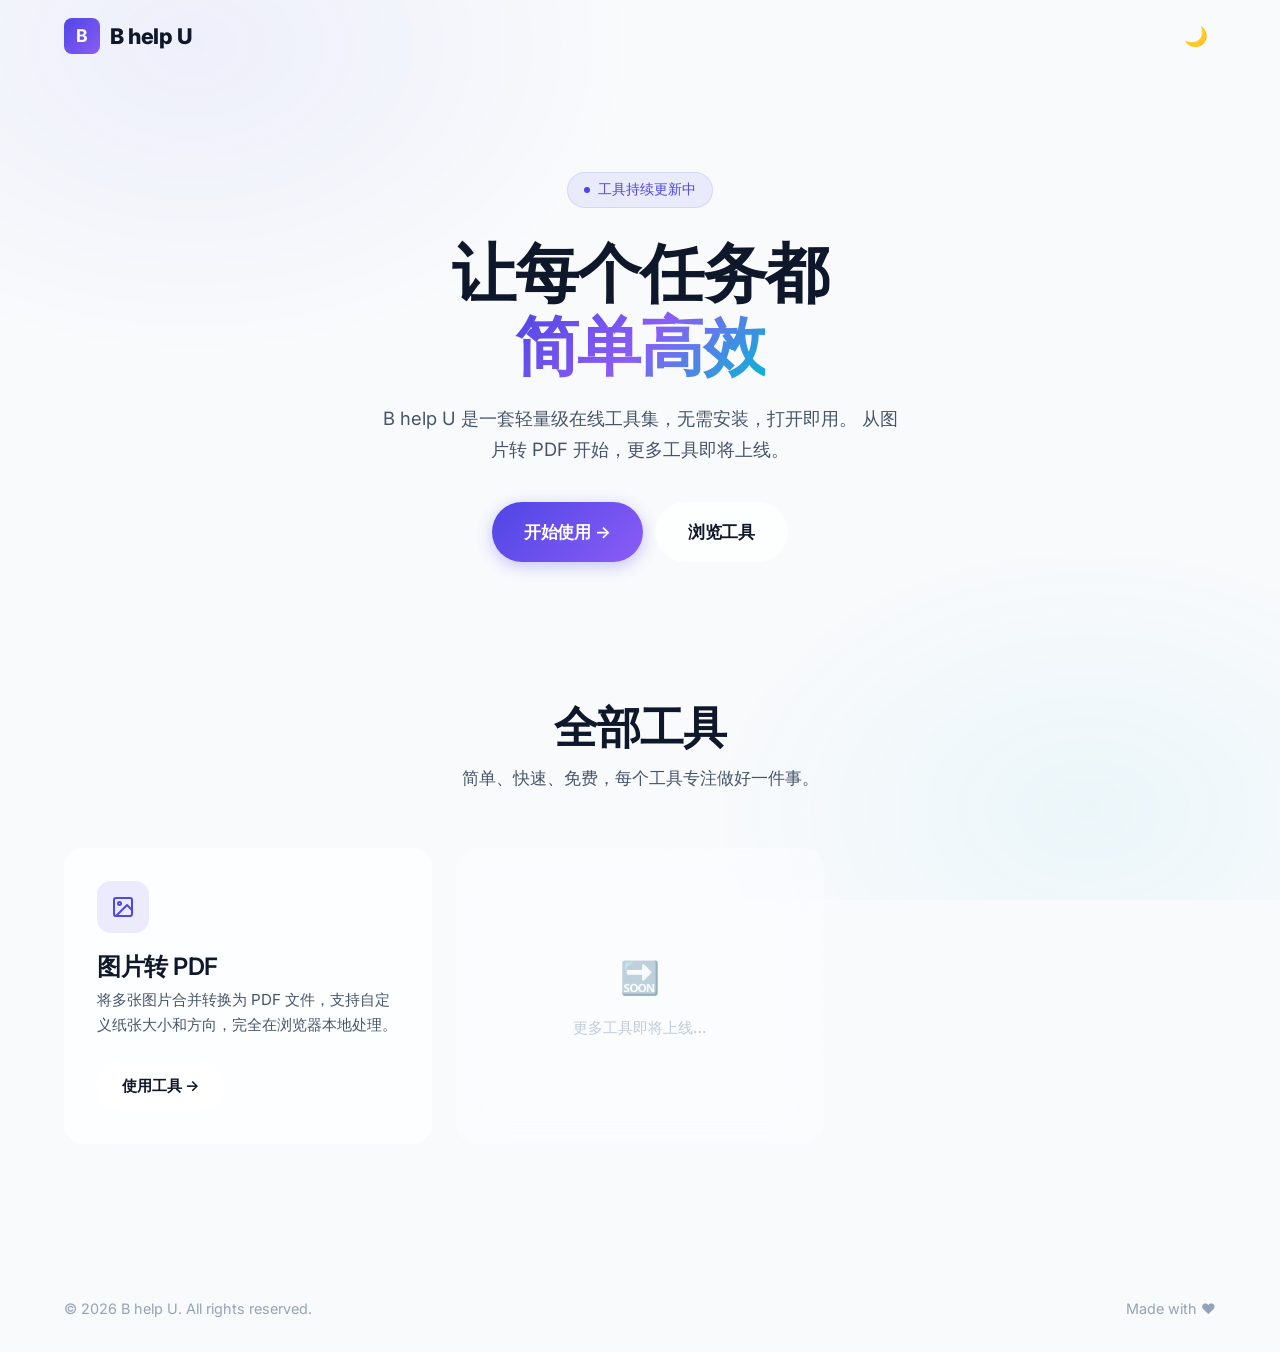
<file: index.html>
<!DOCTYPE html>
<html lang="zh-CN" data-theme="light">
<head>
  <meta charset="UTF-8">
  <meta name="viewport" content="width=device-width, initial-scale=1.0">
  <meta name="description" content="B help U — 实用在线工具集，让日常工作更高效。">
  <title>B help U — 实用工具集</title>
  <link rel="preconnect" href="https://fonts.googleapis.com">
  <link rel="preconnect" href="https://fonts.gstatic.com" crossorigin>
  <link href="https://fonts.googleapis.com/css2?family=Inter:wght@400;500;600;700;800&display=swap" rel="stylesheet">
  <link rel="stylesheet" href="css/style.css">
</head>
<body>
  <div class="bg-decoration"></div>

  <!-- Navbar -->
  <nav class="navbar" id="navbar">
    <div class="container">
      <a href="/" class="logo">
        <div class="logo-icon">B</div>
        B help U
      </a>
      <div class="nav-actions">
        <button class="theme-toggle" id="themeToggle" aria-label="切换暗色模式" title="切换暗色/亮色模式">
          <span class="theme-icon-dark">🌙</span>
          <span class="theme-icon-light" style="display:none">☀️</span>
        </button>
      </div>
    </div>
  </nav>

  <!-- Hero -->
  <section class="hero">
    <div class="container">
      <div class="hero-badge">
        <span class="hero-badge-dot"></span>
        工具持续更新中
      </div>
      <h1>
        让每个任务都<br><span class="gradient-text">简单高效</span>
      </h1>
      <p>
        B help U 是一套轻量级在线工具集，无需安装，打开即用。
        从图片转 PDF 开始，更多工具即将上线。
      </p>
      <div class="hero-actions">
        <a href="image-to-pdf.html" class="btn btn-primary btn-lg">
          开始使用 →
        </a>
        <a href="#tools" class="btn btn-glass btn-lg">
          浏览工具
        </a>
      </div>
    </div>
  </section>

  <!-- Tools Section -->
  <section class="tools-section" id="tools">
    <div class="container">
      <div class="section-header">
        <h2>全部工具</h2>
        <p>简单、快速、免费，每个工具专注做好一件事。</p>
      </div>
      <div class="tools-grid">
        <!-- Image to PDF -->
        <a href="image-to-pdf.html" class="tool-card">
          <div class="tool-card-icon indigo">
            <svg width="24" height="24" viewBox="0 0 24 24" fill="none" stroke="currentColor" stroke-width="2" stroke-linecap="round" stroke-linejoin="round">
              <rect x="3" y="3" width="18" height="18" rx="2" ry="2"/>
              <circle cx="8.5" cy="8.5" r="1.5"/>
              <polyline points="21 15 16 10 5 21"/>
            </svg>
          </div>
          <h3>图片转 PDF</h3>
          <p>将多张图片合并转换为 PDF 文件，支持自定义纸张大小和方向，完全在浏览器本地处理。</p>
          <span class="btn btn-glass">使用工具 →</span>
        </a>

        <div class="tool-card placeholder">
          <div class="placeholder-icon">🔜</div>
          <span>更多工具即将上线…</span>
        </div>
      </div>
    </div>
  </section>

  <!-- Footer -->
  <footer class="footer">
    <div class="container">
      <span>&copy; 2026 B help U. All rights reserved.</span>
      <span>Made with ❤️</span>
    </div>
  </footer>

  <script src="js/main.js"></script>
</body>
</html>
</file>
<file: css/style.css>
/* ===== CSS Custom Properties ===== */
:root {
  --color-primary: #4F46E5;
  --color-secondary: #06B6D4;
  --color-accent: #8B5CF6;
  --color-bg: #F8FAFC;
  --color-surface: rgba(255, 255, 255, 0.72);
  --color-surface-hover: rgba(255, 255, 255, 0.88);
  --color-text: #0F172A;
  --color-text-secondary: #475569;
  --color-text-tertiary: #94A3B8;
  --color-border: rgba(203, 213, 225, 0.5);
  --color-border-strong: rgba(148, 163, 184, 0.35);
  --shadow-sm: 0 1px 2px rgba(15, 23, 42, 0.04);
  --shadow-md: 0 4px 16px rgba(15, 23, 42, 0.06);
  --shadow-lg: 0 12px 40px rgba(15, 23, 42, 0.08);
  --shadow-xl: 0 24px 64px rgba(15, 23, 42, 0.12);
  --radius-sm: 8px;
  --radius-md: 14px;
  --radius-lg: 20px;
  --radius-xl: 28px;
  --font-sans: 'Inter', -apple-system, BlinkMacSystemFont, 'SF Pro Display', 'Segoe UI', sans-serif;
  --transition-fast: 150ms cubic-bezier(0.4, 0, 0.2, 1);
  --transition-base: 250ms cubic-bezier(0.4, 0, 0.2, 1);
  --transition-slow: 400ms cubic-bezier(0.4, 0, 0.2, 1);
  --glass-blur: blur(20px) saturate(180%);
  --glass-border: 1px solid rgba(255, 255, 255, 0.3);
  --gradient-hero: radial-gradient(ellipse 80% 60% at 50% 0%, rgba(79, 70, 229, 0.08), transparent 60%),
                    radial-gradient(ellipse 50% 50% at 85% 40%, rgba(6, 182, 212, 0.06), transparent 60%),
                    radial-gradient(ellipse 50% 50% at 15% 70%, rgba(139, 92, 246, 0.05), transparent 60%);
}

[data-theme="dark"] {
  --color-bg: #0B1121;
  --color-surface: rgba(30, 41, 59, 0.72);
  --color-surface-hover: rgba(30, 41, 59, 0.92);
  --color-text: #F1F5F9;
  --color-text-secondary: #94A3B8;
  --color-text-tertiary: #64748B;
  --color-border: rgba(71, 85, 105, 0.45);
  --color-border-strong: rgba(100, 116, 139, 0.35);
  --shadow-sm: 0 1px 2px rgba(0, 0, 0, 0.2);
  --shadow-md: 0 4px 16px rgba(0, 0, 0, 0.25);
  --shadow-lg: 0 12px 40px rgba(0, 0, 0, 0.3);
  --shadow-xl: 0 24px 64px rgba(0, 0, 0, 0.4);
  --glass-border: 1px solid rgba(255, 255, 255, 0.08);
  --gradient-hero: radial-gradient(ellipse 80% 60% at 50% 0%, rgba(79, 70, 229, 0.12), transparent 60%),
                    radial-gradient(ellipse 50% 50% at 85% 40%, rgba(6, 182, 212, 0.08), transparent 60%),
                    radial-gradient(ellipse 50% 50% at 15% 70%, rgba(139, 92, 246, 0.07), transparent 60%);
}

/* ===== Reset & Base ===== */
*, *::before, *::after { box-sizing: border-box; margin: 0; padding: 0; }

html {
  scroll-behavior: smooth;
  -webkit-font-smoothing: antialiased;
  -moz-osx-font-smoothing: grayscale;
}

body {
  font-family: var(--font-sans);
  background: var(--color-bg);
  color: var(--color-text);
  line-height: 1.6;
  min-height: 100vh;
  transition: background var(--transition-base), color var(--transition-base);
  overflow-x: hidden;
}

a { color: inherit; text-decoration: none; }
button { font-family: inherit; cursor: pointer; border: none; background: none; }
img { max-width: 100%; display: block; }

/* ===== Typography ===== */
h1, h2, h3, h4 { letter-spacing: -0.02em; line-height: 1.15; }
h1 { font-size: clamp(2.5rem, 5vw, 4rem); font-weight: 800; }
h2 { font-size: clamp(1.75rem, 3.5vw, 2.75rem); font-weight: 700; }
h3 { font-size: clamp(1.25rem, 2.5vw, 1.5rem); font-weight: 600; }

/* ===== Layout ===== */
.container {
  max-width: 1200px;
  margin: 0 auto;
  padding: 0 24px;
}

/* ===== Background Decoration ===== */
.bg-decoration {
  position: fixed;
  inset: 0;
  pointer-events: none;
  z-index: 0;
  overflow: hidden;
}

.bg-decoration::before {
  content: '';
  position: absolute;
  top: -30%;
  left: -20%;
  width: 70%;
  height: 70%;
  background: radial-gradient(ellipse, rgba(79, 70, 229, 0.06) 0%, transparent 70%);
  border-radius: 50%;
}

.bg-decoration::after {
  content: '';
  position: absolute;
  bottom: -20%;
  right: -15%;
  width: 60%;
  height: 60%;
  background: radial-gradient(ellipse, rgba(6, 182, 212, 0.05) 0%, transparent 70%);
  border-radius: 50%;
}

/* ===== Navbar ===== */
.navbar {
  position: sticky;
  top: 0;
  z-index: 100;
  padding: 16px 0;
  transition: background var(--transition-base), box-shadow var(--transition-base);
}

.navbar.scrolled {
  background: var(--color-surface);
  backdrop-filter: var(--glass-blur);
  -webkit-backdrop-filter: var(--glass-blur);
  border-bottom: var(--glass-border);
  box-shadow: var(--shadow-sm);
}

.navbar .container {
  display: flex;
  align-items: center;
  justify-content: space-between;
}

.logo {
  display: flex;
  align-items: center;
  gap: 10px;
  font-size: 1.35rem;
  font-weight: 800;
  letter-spacing: -0.02em;
  color: var(--color-text);
  transition: opacity var(--transition-fast);
}

.logo:hover { opacity: 0.8; }

.logo-icon {
  width: 36px;
  height: 36px;
  background: linear-gradient(135deg, var(--color-primary), var(--color-accent));
  border-radius: var(--radius-sm);
  display: flex;
  align-items: center;
  justify-content: center;
  color: #fff;
  font-size: 1.1rem;
  font-weight: 700;
}

.nav-actions {
  display: flex;
  align-items: center;
  gap: 12px;
}

/* ===== Theme Toggle ===== */
.theme-toggle {
  width: 40px;
  height: 40px;
  border-radius: 50%;
  display: flex;
  align-items: center;
  justify-content: center;
  color: var(--color-text-secondary);
  transition: all var(--transition-fast);
  font-size: 1.2rem;
}

.theme-toggle:hover {
  background: var(--color-surface);
  color: var(--color-text);
}

/* ===== Buttons ===== */
.btn {
  display: inline-flex;
  align-items: center;
  gap: 8px;
  padding: 12px 24px;
  border-radius: 100px;
  font-size: 0.95rem;
  font-weight: 600;
  letter-spacing: -0.01em;
  transition: all var(--transition-fast);
  white-space: nowrap;
}

.btn-primary {
  background: linear-gradient(135deg, var(--color-primary), var(--color-accent));
  color: #fff;
  box-shadow: 0 4px 16px rgba(79, 70, 229, 0.3);
}

.btn-primary:hover {
  transform: translateY(-1px);
  box-shadow: 0 8px 24px rgba(79, 70, 229, 0.4);
}

.btn-primary:active { transform: translateY(0); }

.btn-glass {
  background: var(--color-surface);
  backdrop-filter: var(--glass-blur);
  -webkit-backdrop-filter: var(--glass-blur);
  border: var(--glass-border);
  color: var(--color-text);
}

.btn-glass:hover {
  background: var(--color-surface-hover);
  transform: translateY(-1px);
  box-shadow: var(--shadow-md);
}

.btn-lg { padding: 16px 32px; font-size: 1.05rem; }

/* ===== Hero ===== */
.hero {
  position: relative;
  z-index: 1;
  padding: 100px 0 80px;
  text-align: center;
}

.hero-badge {
  display: inline-flex;
  align-items: center;
  gap: 8px;
  padding: 6px 16px;
  border-radius: 100px;
  font-size: 0.85rem;
  font-weight: 500;
  color: var(--color-primary);
  background: rgba(79, 70, 229, 0.08);
  border: 1px solid rgba(79, 70, 229, 0.12);
  margin-bottom: 28px;
  animation: fadeInUp 0.6s ease both;
}

.hero-badge-dot {
  width: 6px;
  height: 6px;
  border-radius: 50%;
  background: var(--color-primary);
  animation: pulse 2s infinite;
}

.hero h1 {
  max-width: 720px;
  margin: 0 auto 20px;
  animation: fadeInUp 0.6s 0.1s ease both;
}

.hero h1 .gradient-text {
  background: linear-gradient(135deg, var(--color-primary) 0%, var(--color-accent) 50%, var(--color-secondary) 100%);
  -webkit-background-clip: text;
  -webkit-text-fill-color: transparent;
  background-clip: text;
}

.hero p {
  max-width: 520px;
  margin: 0 auto 36px;
  font-size: 1.15rem;
  color: var(--color-text-secondary);
  line-height: 1.7;
  animation: fadeInUp 0.6s 0.2s ease both;
}

.hero-actions {
  display: flex;
  gap: 12px;
  justify-content: center;
  flex-wrap: wrap;
  animation: fadeInUp 0.6s 0.3s ease both;
}

/* ===== Tools Section ===== */
.tools-section {
  position: relative;
  z-index: 1;
  padding: 60px 0 120px;
}

.section-header {
  text-align: center;
  margin-bottom: 56px;
}

.section-header h2 {
  margin-bottom: 12px;
}

.section-header p {
  color: var(--color-text-secondary);
  font-size: 1.05rem;
}

.tools-grid {
  display: grid;
  grid-template-columns: repeat(auto-fill, minmax(340px, 1fr));
  gap: 24px;
}

/* ===== Tool Card ===== */
.tool-card {
  position: relative;
  padding: 32px;
  border-radius: var(--radius-lg);
  background: var(--color-surface);
  backdrop-filter: var(--glass-blur);
  -webkit-backdrop-filter: var(--glass-blur);
  border: var(--glass-border);
  transition: all var(--transition-base);
  overflow: hidden;
}

.tool-card::before {
  content: '';
  position: absolute;
  inset: 0;
  border-radius: inherit;
  opacity: 0;
  transition: opacity var(--transition-base);
  background: radial-gradient(600px circle at var(--mouse-x, 50%) var(--mouse-y, 50%), rgba(79, 70, 229, 0.06), transparent 50%);
}

.tool-card:hover::before { opacity: 1; }

.tool-card:hover {
  transform: translateY(-4px);
  box-shadow: var(--shadow-lg);
  border-color: var(--color-border-strong);
}

.tool-card-icon {
  width: 52px;
  height: 52px;
  border-radius: var(--radius-md);
  display: flex;
  align-items: center;
  justify-content: center;
  font-size: 1.5rem;
  margin-bottom: 20px;
  position: relative;
  z-index: 1;
}

.tool-card-icon.indigo { background: rgba(79, 70, 229, 0.1); color: var(--color-primary); }
.tool-card-icon.cyan { background: rgba(6, 182, 212, 0.1); color: var(--color-secondary); }
.tool-card-icon.purple { background: rgba(139, 92, 246, 0.1); color: var(--color-accent); }

.tool-card h3 {
  margin-bottom: 8px;
  position: relative;
  z-index: 1;
}

.tool-card p {
  color: var(--color-text-secondary);
  font-size: 0.95rem;
  line-height: 1.6;
  margin-bottom: 24px;
  position: relative;
  z-index: 1;
}

.tool-card .btn {
  position: relative;
  z-index: 1;
}

/* Placeholder card for future tools */
.tool-card.placeholder {
  opacity: 0.55;
  cursor: default;
  display: flex;
  flex-direction: column;
  align-items: center;
  justify-content: center;
  text-align: center;
  min-height: 260px;
  border-style: dashed;
}

.tool-card.placeholder:hover {
  transform: none;
  box-shadow: none;
  border-color: var(--color-border);
}

.tool-card.placeholder::before { display: none; }

.tool-card.placeholder .placeholder-icon {
  font-size: 2rem;
  margin-bottom: 12px;
  color: var(--color-text-tertiary);
}

.tool-card.placeholder span {
  color: var(--color-text-tertiary);
  font-size: 0.95rem;
  font-weight: 500;
}

/* ===== Footer ===== */
.footer {
  position: relative;
  z-index: 1;
  border-top: var(--glass-border);
  padding: 32px 0;
  text-align: center;
}

.footer .container {
  display: flex;
  align-items: center;
  justify-content: space-between;
  flex-wrap: wrap;
  gap: 16px;
}

.footer span {
  color: var(--color-text-tertiary);
  font-size: 0.9rem;
}

/* ===== Tool Page Layout ===== */
.tool-page {
  position: relative;
  z-index: 1;
  padding: 40px 0 100px;
}

.tool-page .back-link {
  display: inline-flex;
  align-items: center;
  gap: 6px;
  font-size: 0.9rem;
  font-weight: 500;
  color: var(--color-text-secondary);
  margin-bottom: 32px;
  transition: color var(--transition-fast);
}

.tool-page .back-link:hover { color: var(--color-text); }

.tool-header {
  text-align: center;
  margin-bottom: 48px;
}

.tool-header h1 {
  margin-bottom: 12px;
}

.tool-header p {
  color: var(--color-text-secondary);
  font-size: 1.1rem;
  max-width: 480px;
  margin: 0 auto;
}

/* ===== Upload Area ===== */
.upload-area {
  border: 2px dashed var(--color-border-strong);
  border-radius: var(--radius-xl);
  padding: 64px 32px;
  text-align: center;
  transition: all var(--transition-base);
  background: var(--color-surface);
  backdrop-filter: var(--glass-blur);
  -webkit-backdrop-filter: var(--glass-blur);
  cursor: pointer;
  position: relative;
}

.upload-area:hover,
.upload-area.drag-over {
  border-color: var(--color-primary);
  background: rgba(79, 70, 229, 0.04);
}

.upload-icon {
  width: 64px;
  height: 64px;
  border-radius: 50%;
  background: rgba(79, 70, 229, 0.08);
  display: flex;
  align-items: center;
  justify-content: center;
  margin: 0 auto 20px;
  font-size: 1.8rem;
}

.upload-area h3 {
  margin-bottom: 8px;
}

.upload-area p {
  color: var(--color-text-secondary);
  font-size: 0.95rem;
  margin-bottom: 20px;
}

.upload-hint {
  font-size: 0.8rem;
  color: var(--color-text-tertiary);
}

/* ===== Tool Workspace ===== */
.tool-workspace {
  display: grid;
  grid-template-columns: 1fr 1fr;
  gap: 24px;
  margin-top: 32px;
}

@media (max-width: 768px) {
  .tool-workspace { grid-template-columns: 1fr; }
}

/* ===== Preview Panel ===== */
.preview-panel {
  background: var(--color-surface);
  backdrop-filter: var(--glass-blur);
  -webkit-backdrop-filter: var(--glass-blur);
  border: var(--glass-border);
  border-radius: var(--radius-lg);
  padding: 24px;
  min-height: 400px;
  display: flex;
  flex-direction: column;
}

.preview-panel-header {
  display: flex;
  align-items: center;
  justify-content: space-between;
  margin-bottom: 16px;
}

.preview-panel-header h3 {
  font-size: 1rem;
  font-weight: 600;
}

.preview-count {
  font-size: 0.85rem;
  color: var(--color-text-tertiary);
}

.preview-content {
  flex: 1;
  display: flex;
  align-items: center;
  justify-content: center;
  border-radius: var(--radius-md);
  background: var(--color-bg);
  overflow: hidden;
  min-height: 300px;
}

.preview-content.empty {
  color: var(--color-text-tertiary);
  font-size: 0.95rem;
}

.preview-content img {
  max-width: 100%;
  max-height: 400px;
  object-fit: contain;
  border-radius: var(--radius-sm);
}

.preview-list {
  display: flex;
  flex-wrap: wrap;
  gap: 8px;
  margin-top: 16px;
}

.preview-thumb {
  width: 56px;
  height: 56px;
  border-radius: var(--radius-sm);
  overflow: hidden;
  border: 2px solid transparent;
  cursor: pointer;
  transition: all var(--transition-fast);
  position: relative;
}

.preview-thumb.active { border-color: var(--color-primary); }

.preview-thumb img {
  width: 100%;
  height: 100%;
  object-fit: cover;
}

.preview-thumb .remove-btn {
  position: absolute;
  top: -4px;
  right: -4px;
  width: 20px;
  height: 20px;
  border-radius: 50%;
  background: var(--color-text);
  color: var(--color-bg);
  font-size: 0.65rem;
  display: flex;
  align-items: center;
  justify-content: center;
  opacity: 0;
  transition: opacity var(--transition-fast);
}

.preview-thumb:hover .remove-btn { opacity: 1; }

/* ===== Settings Panel ===== */
.settings-panel {
  background: var(--color-surface);
  backdrop-filter: var(--glass-blur);
  -webkit-backdrop-filter: var(--glass-blur);
  border: var(--glass-border);
  border-radius: var(--radius-lg);
  padding: 24px;
}

.settings-panel h3 {
  font-size: 1rem;
  font-weight: 600;
  margin-bottom: 20px;
}

.setting-group {
  margin-bottom: 20px;
}

.setting-group label {
  display: block;
  font-size: 0.85rem;
  font-weight: 600;
  color: var(--color-text-secondary);
  margin-bottom: 8px;
}

.setting-group select,
.setting-group input {
  width: 100%;
  padding: 10px 14px;
  border-radius: var(--radius-sm);
  border: var(--glass-border);
  background: var(--color-bg);
  color: var(--color-text);
  font-family: var(--font-sans);
  font-size: 0.9rem;
  transition: border-color var(--transition-fast);
  outline: none;
}

.setting-group select:focus,
.setting-group input:focus {
  border-color: var(--color-primary);
}

.radio-group {
  display: flex;
  gap: 8px;
}

.radio-group button {
  flex: 1;
  padding: 10px 16px;
  border-radius: var(--radius-sm);
  font-size: 0.85rem;
  font-weight: 500;
  color: var(--color-text-secondary);
  background: var(--color-bg);
  border: 1px solid transparent;
  transition: all var(--transition-fast);
}

.radio-group button.active {
  background: rgba(79, 70, 229, 0.08);
  color: var(--color-primary);
  border-color: rgba(79, 70, 229, 0.25);
}

.convert-btn {
  width: 100%;
  margin-top: 12px;
}

/* ===== Download Section ===== */
.download-section {
  margin-top: 24px;
  text-align: center;
  display: none;
}

.download-section.visible { display: block; }

.download-card {
  background: var(--color-surface);
  backdrop-filter: var(--glass-blur);
  -webkit-backdrop-filter: var(--glass-blur);
  border: var(--glass-border);
  border-radius: var(--radius-lg);
  padding: 32px;
  display: inline-flex;
  flex-direction: column;
  align-items: center;
  gap: 16px;
  min-width: 300px;
}

.download-card .success-icon {
  width: 56px;
  height: 56px;
  border-radius: 50%;
  background: rgba(34, 197, 94, 0.1);
  color: #22C55E;
  display: flex;
  align-items: center;
  justify-content: center;
  font-size: 1.6rem;
}

/* ===== Animations ===== */
@keyframes fadeInUp {
  from { opacity: 0; transform: translateY(16px); }
  to { opacity: 1; transform: translateY(0); }
}

@keyframes pulse {
  0%, 100% { opacity: 1; }
  50% { opacity: 0.5; }
}

@keyframes float {
  0%, 100% { transform: translateY(0); }
  50% { transform: translateY(-10px); }
}

.fade-in {
  animation: fadeInUp 0.5s ease both;
}

/* ===== Toast ===== */
.toast {
  position: fixed;
  bottom: 32px;
  left: 50%;
  transform: translateX(-50%) translateY(100px);
  padding: 12px 24px;
  border-radius: 100px;
  background: var(--color-text);
  color: var(--color-bg);
  font-size: 0.9rem;
  font-weight: 500;
  z-index: 1000;
  transition: transform var(--transition-base);
  pointer-events: none;
}

.toast.show { transform: translateX(-50%) translateY(0); }

/* ===== Responsive ===== */
@media (max-width: 768px) {
  .container { padding: 0 16px; }

  .hero { padding: 60px 0 40px; }

  .tools-grid {
    grid-template-columns: 1fr;
    gap: 16px;
  }

  .tool-card { padding: 24px; }

  .upload-area { padding: 40px 20px; }

  .footer .container { flex-direction: column; }

  .section-header { margin-bottom: 36px; }
}

@media (max-width: 480px) {
  .logo { font-size: 1.15rem; }
  .logo-icon { width: 30px; height: 30px; font-size: 0.95rem; }

  .btn { padding: 10px 20px; font-size: 0.9rem; }
  .btn-lg { padding: 14px 28px; font-size: 1rem; }
}
</file>
